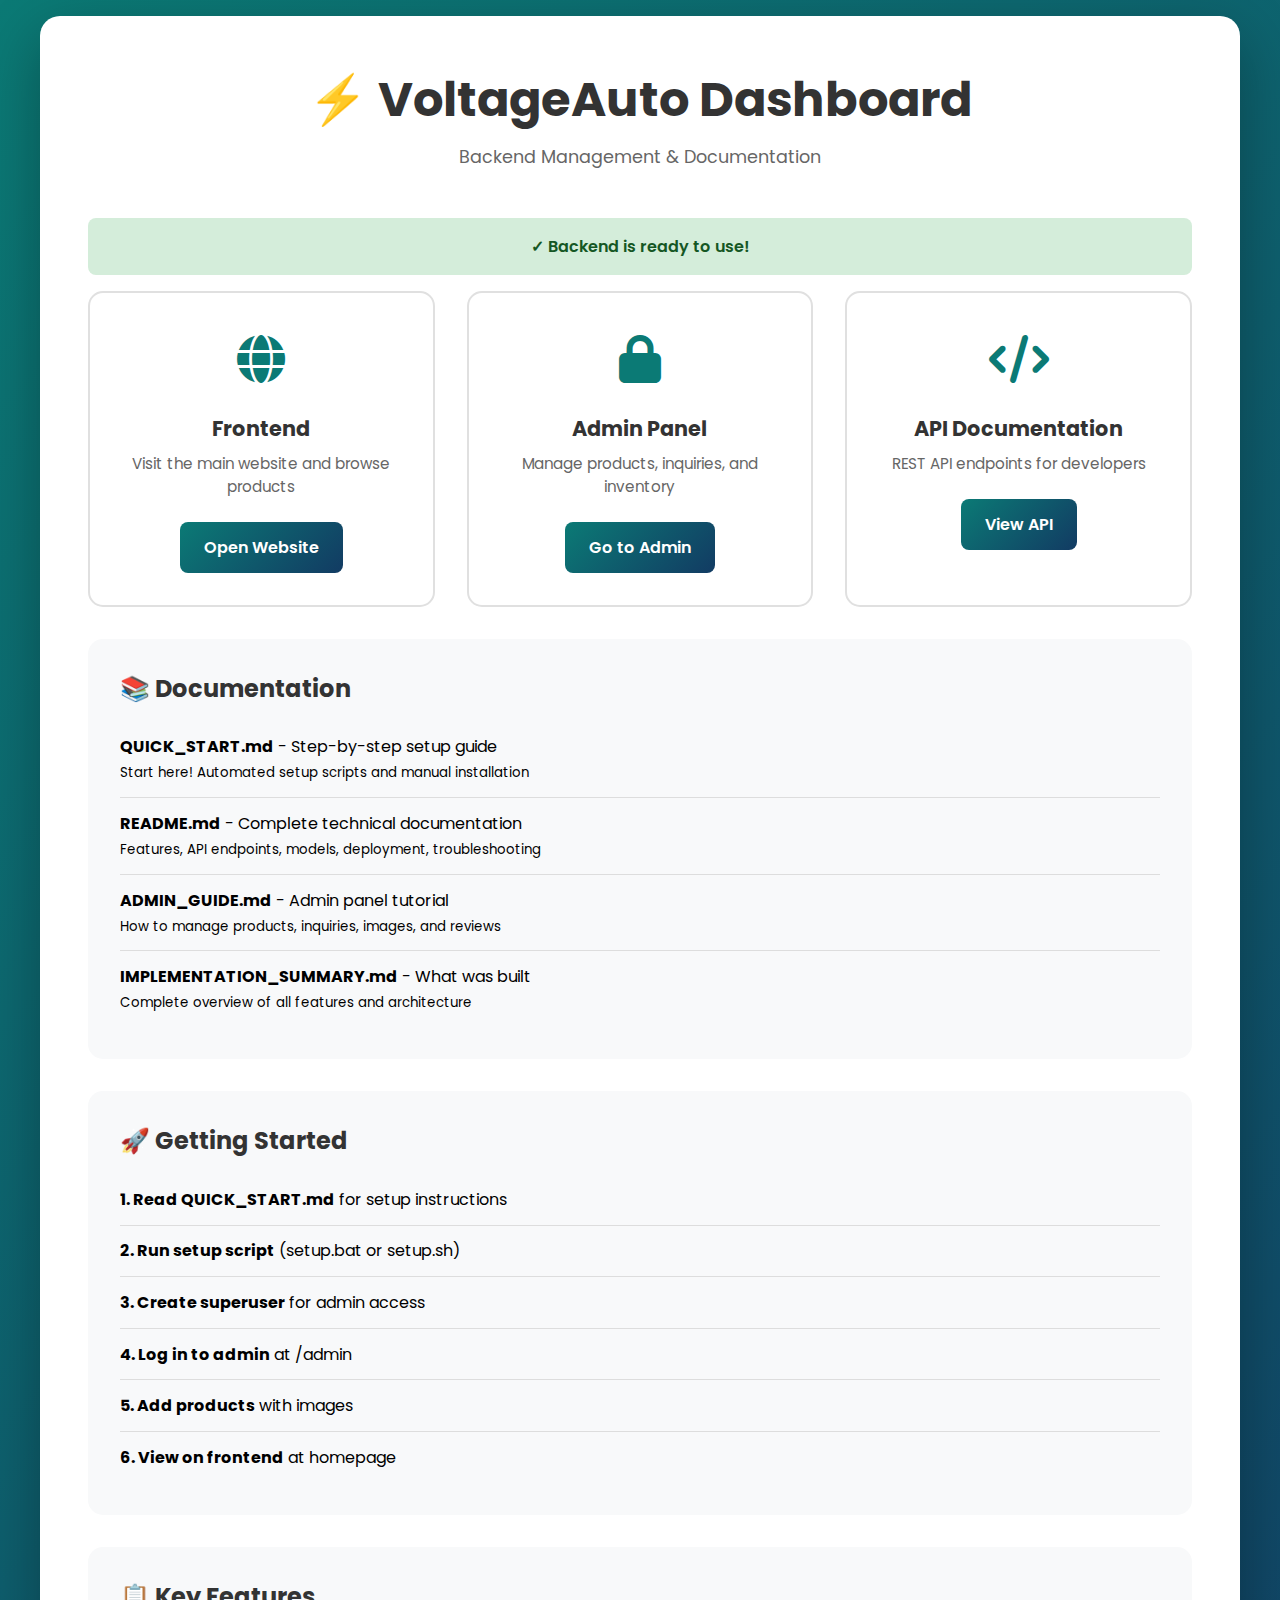
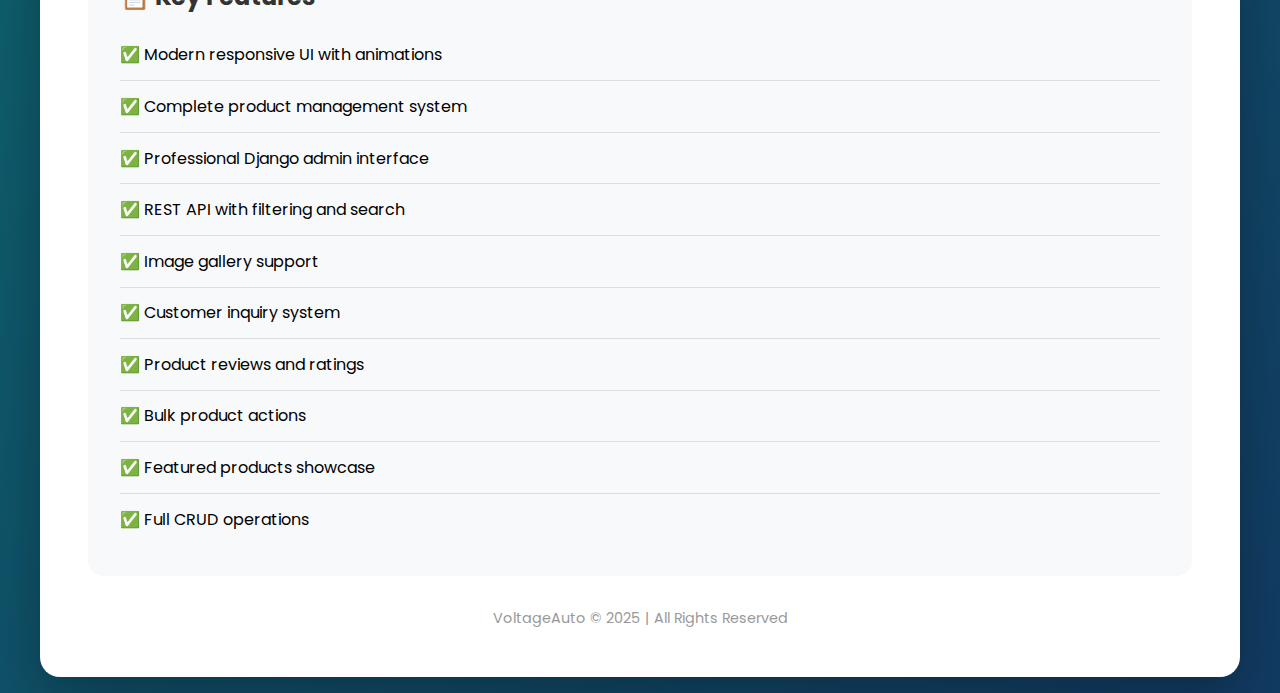
<file: voltageauto_backend/index.html>
<!-- VoltageAuto Backend Access Page -->
<!DOCTYPE html>
<html lang="en">
<head>
    <meta charset="UTF-8">
    <meta name="viewport" content="width=device-width, initial-scale=1.0">
    <title>VoltageAuto Backend - Dashboard</title>
    <link href="https://fonts.googleapis.com/css2?family=Poppins:wght@300;400;600;700;800&display=swap" rel="stylesheet">
    <link rel="stylesheet" href="https://cdnjs.cloudflare.com/ajax/libs/font-awesome/6.4.0/css/all.min.css">
    <style>
        * {
            margin: 0;
            padding: 0;
            box-sizing: border-box;
        }
        
        body {
            font-family: 'Poppins', sans-serif;
            background: linear-gradient(135deg, #0b7a75 0%, #123b63 100%);
            min-height: 100vh;
            display: flex;
            align-items: center;
            justify-content: center;
            padding: 1rem;
        }
        
        .container {
            background: white;
            border-radius: 20px;
            box-shadow: 0 20px 60px rgba(0,0,0,0.3);
            padding: 3rem;
            max-width: 1200px;
            width: 100%;
        }
        
        .header {
            text-align: center;
            margin-bottom: 3rem;
        }
        
        .header h1 {
            font-size: 3rem;
            color: #333;
            margin-bottom: 0.5rem;
        }
        
        .header p {
            font-size: 1.1rem;
            color: #666;
        }
        
        .grid {
            display: grid;
            grid-template-columns: repeat(auto-fit, minmax(280px, 1fr));
            gap: 2rem;
            margin-bottom: 2rem;
        }
        
        .card {
            background: white;
            border: 2px solid #e0e0e0;
            border-radius: 15px;
            padding: 2rem;
            text-align: center;
            transition: all 0.3s ease;
            cursor: pointer;
        }
        
        .card:hover {
            border-color: #0b7a75;
            box-shadow: 0 10px 30px rgba(11, 122, 117, 0.2);
            transform: translateY(-5px);
        }
        
        .card-icon {
            font-size: 3rem;
            color: #0b7a75;
            margin-bottom: 1rem;
        }
        
        .card h3 {
            font-size: 1.3rem;
            color: #333;
            margin-bottom: 0.5rem;
        }
        
        .card p {
            color: #666;
            font-size: 0.95rem;
            margin-bottom: 1.5rem;
        }
        
        .btn {
            display: inline-block;
            background: linear-gradient(135deg, #0b7a75 0%, #123b63 100%);
            color: white;
            padding: 0.8rem 1.5rem;
            border-radius: 8px;
            text-decoration: none;
            font-weight: 600;
            transition: all 0.3s ease;
            border: none;
            cursor: pointer;
            font-family: 'Poppins', sans-serif;
        }
        
        .btn:hover {
            transform: translateY(-2px);
            box-shadow: 0 5px 15px rgba(11, 122, 117, 0.4);
        }
        
        .docs-section {
            background: #f8f9fa;
            border-radius: 15px;
            padding: 2rem;
            margin-top: 2rem;
        }
        
        .docs-section h2 {
            font-size: 1.5rem;
            color: #333;
            margin-bottom: 1rem;
        }
        
        .docs-list {
            list-style: none;
        }
        
        .docs-list li {
            padding: 0.8rem 0;
            border-bottom: 1px solid #ddd;
        }
        
        .docs-list li:last-child {
            border-bottom: none;
        }
        
        .docs-list a {
            color: #0b7a75;
            text-decoration: none;
            font-weight: 600;
            transition: color 0.3s ease;
        }
        
        .docs-list a:hover {
            color: #123b63;
        }
        
        .status {
            background: #d4edda;
            color: #155724;
            padding: 1rem;
            border-radius: 8px;
            margin-bottom: 1rem;
            text-align: center;
            font-weight: 600;
        }
        
        @media (max-width: 768px) {
            .header h1 {
                font-size: 2rem;
            }
            
            .container {
                padding: 1.5rem;
            }
        }
    </style>
</head>
<body>
    <div class="container">
        <div class="header">
            <h1>⚡ VoltageAuto Dashboard</h1>
            <p>Backend Management & Documentation</p>
        </div>
        
        <div class="status">
            ✓ Backend is ready to use!
        </div>
        
        <div class="grid">
            <div class="card">
                <div class="card-icon">
                    <i class="fas fa-globe"></i>
                </div>
                <h3>Frontend</h3>
                <p>Visit the main website and browse products</p>
                <a href="http://localhost:8000" class="btn" target="_blank">
                    Open Website
                </a>
            </div>
            
            <div class="card">
                <div class="card-icon">
                    <i class="fas fa-lock"></i>
                </div>
                <h3>Admin Panel</h3>
                <p>Manage products, inquiries, and inventory</p>
                <a href="http://localhost:8000/admin" class="btn" target="_blank">
                    Go to Admin
                </a>
            </div>
            
            <div class="card">
                <div class="card-icon">
                    <i class="fas fa-code"></i>
                </div>
                <h3>API Documentation</h3>
                <p>REST API endpoints for developers</p>
                <a href="http://localhost:8000/api/" class="btn" target="_blank">
                    View API
                </a>
            </div>
        </div>
        
        <div class="docs-section">
            <h2>📚 Documentation</h2>
            <ul class="docs-list">
                <li>
                    <strong>QUICK_START.md</strong> - Step-by-step setup guide
                    <br><small>Start here! Automated setup scripts and manual installation</small>
                </li>
                <li>
                    <strong>README.md</strong> - Complete technical documentation
                    <br><small>Features, API endpoints, models, deployment, troubleshooting</small>
                </li>
                <li>
                    <strong>ADMIN_GUIDE.md</strong> - Admin panel tutorial
                    <br><small>How to manage products, inquiries, images, and reviews</small>
                </li>
                <li>
                    <strong>IMPLEMENTATION_SUMMARY.md</strong> - What was built
                    <br><small>Complete overview of all features and architecture</small>
                </li>
            </ul>
        </div>
        
        <div class="docs-section">
            <h2>🚀 Getting Started</h2>
            <ul class="docs-list">
                <li><strong>1. Read QUICK_START.md</strong> for setup instructions</li>
                <li><strong>2. Run setup script</strong> (setup.bat or setup.sh)</li>
                <li><strong>3. Create superuser</strong> for admin access</li>
                <li><strong>4. Log in to admin</strong> at /admin</li>
                <li><strong>5. Add products</strong> with images</li>
                <li><strong>6. View on frontend</strong> at homepage</li>
            </ul>
        </div>
        
        <div class="docs-section">
            <h2>📋 Key Features</h2>
            <ul class="docs-list">
                <li>✅ Modern responsive UI with animations</li>
                <li>✅ Complete product management system</li>
                <li>✅ Professional Django admin interface</li>
                <li>✅ REST API with filtering and search</li>
                <li>✅ Image gallery support</li>
                <li>✅ Customer inquiry system</li>
                <li>✅ Product reviews and ratings</li>
                <li>✅ Bulk product actions</li>
                <li>✅ Featured products showcase</li>
                <li>✅ Full CRUD operations</li>
            </ul>
        </div>
        
        <div style="text-align: center; margin-top: 2rem; color: #999; font-size: 0.9rem;">
            <p>VoltageAuto © 2025 | All Rights Reserved</p>
        </div>
    </div>
</body>
</html>
</file>
